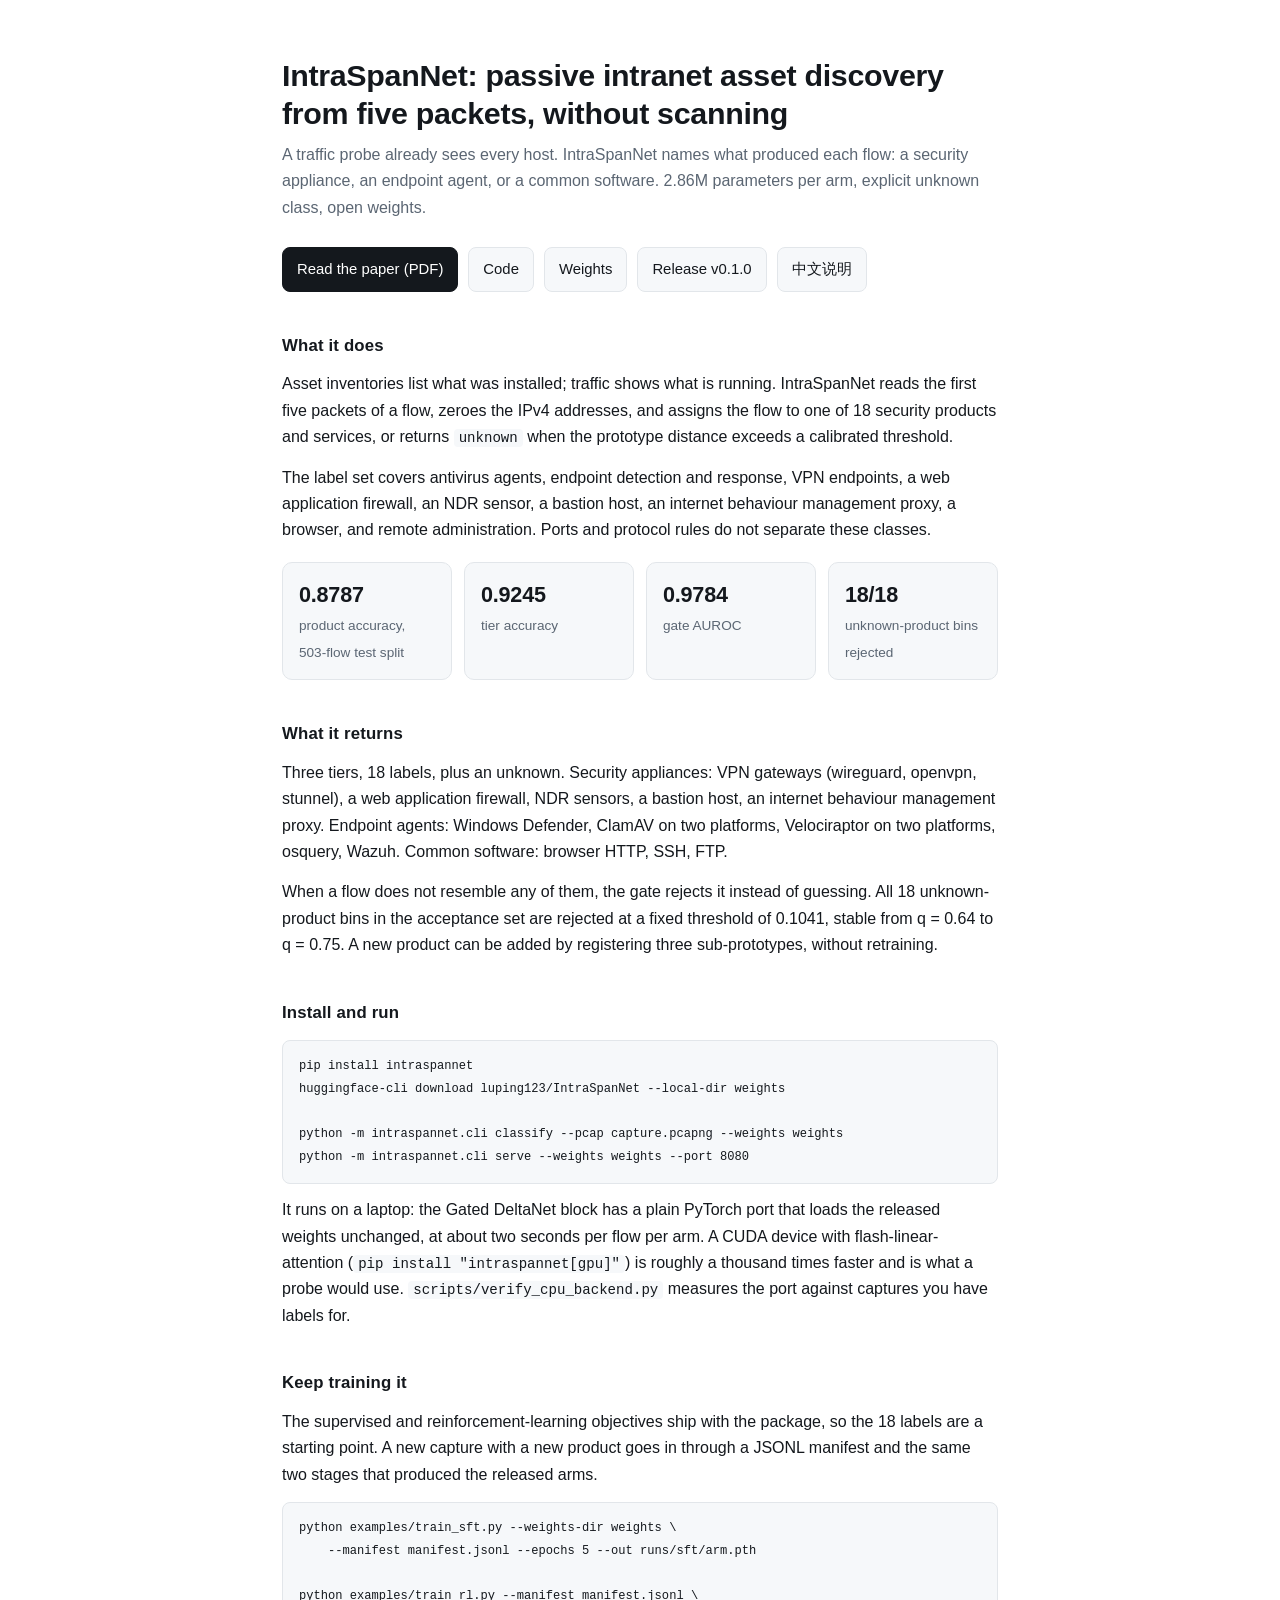
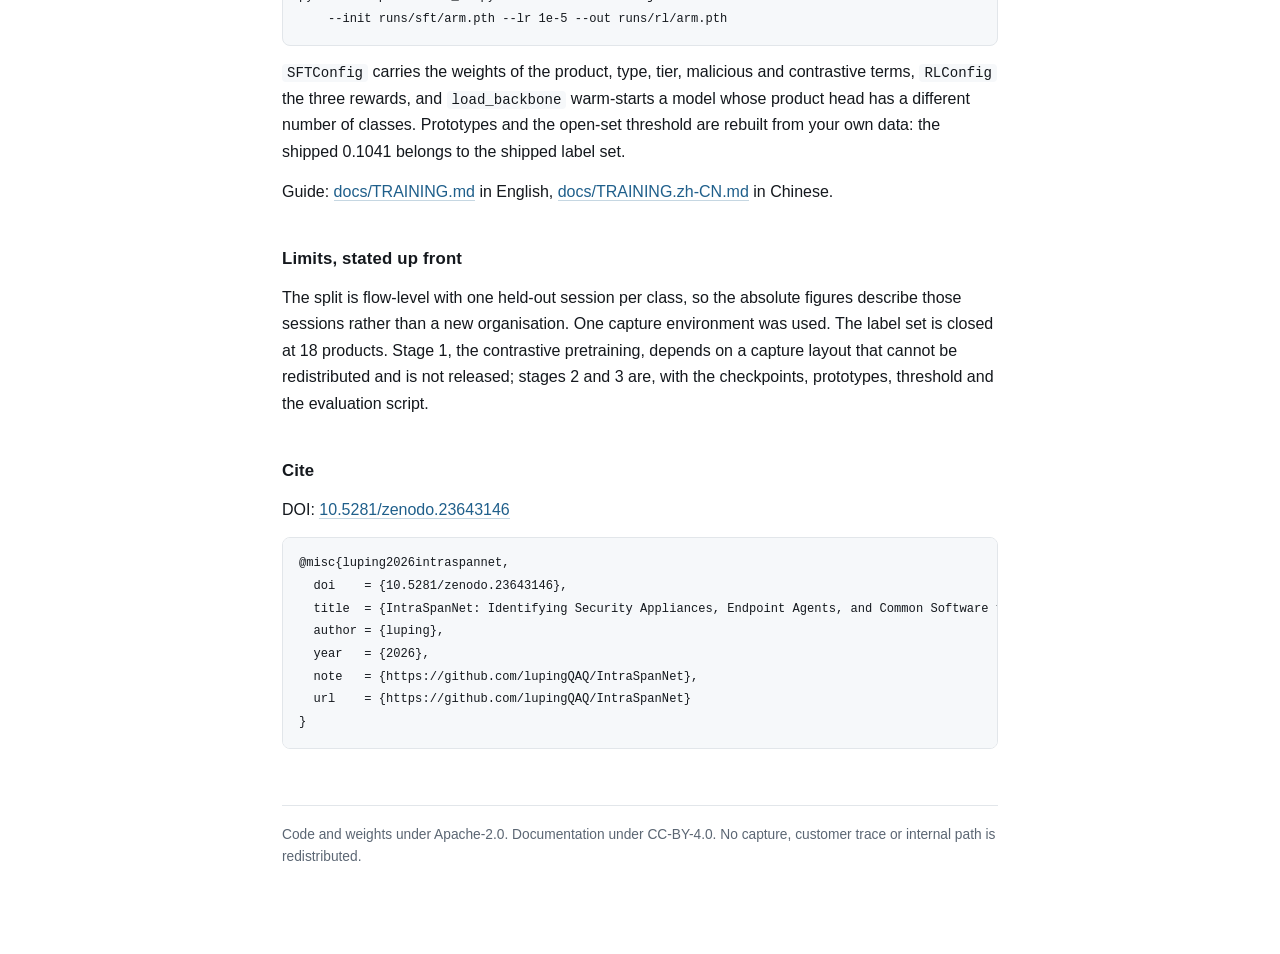
<file: index.html>
<!doctype html>
<html lang="en">
<head>
<meta charset="utf-8">
<meta name="viewport" content="width=device-width, initial-scale=1">
<title>IntraSpanNet - passive intranet asset discovery from five packets, without scanning</title>
<meta name="description" content="IntraSpanNet is an intranet traffic detection model that runs beside a packet probe and identifies 18 security appliances, endpoint agents, and common software products from the first five packets of a flow, without active scanning.">
<meta property="og:title" content="IntraSpanNet - intranet traffic detection for security product identification">
<meta property="og:description" content="Intranet traffic detection model, 2.86M parameters per arm, 0.8787 product accuracy on a 503-flow test split, explicit unknown class. Open weights, Apache-2.0.">
<meta property="og:type" content="article">
<style>
  :root {
    --ink: #14181d;
    --muted: #5b6673;
    --line: #e2e6ea;
    --accent: #1f5f8b;
    --bg: #ffffff;
    --soft: #f6f8fa;
  }
  * { box-sizing: border-box; }
  body {
    margin: 0;
    background: var(--bg);
    color: var(--ink);
    font: 16px/1.65 -apple-system, BlinkMacSystemFont, "Segoe UI", Roboto, "Helvetica Neue", Arial, "Noto Sans", sans-serif;
  }
  .wrap { max-width: 760px; margin: 0 auto; padding: 56px 22px 80px; }
  h1 { font-size: 1.9rem; line-height: 1.25; margin: 0 0 10px; letter-spacing: -0.01em; }
  .sub { color: var(--muted); margin: 0 0 26px; }
  h2 { font-size: 1.05rem; margin: 40px 0 12px; letter-spacing: 0.01em; }
  p { margin: 0 0 14px; }
  a { color: var(--accent); text-decoration: none; border-bottom: 1px solid rgba(31,95,139,.25); }
  a:hover { border-bottom-color: var(--accent); }
  .links { display: flex; flex-wrap: wrap; gap: 10px; margin: 0 0 8px; }
  .btn {
    display: inline-block; padding: 9px 14px; border: 1px solid var(--line);
    border-radius: 8px; background: var(--soft); color: var(--ink); border-bottom: 1px solid var(--line);
    font-size: .93rem;
  }
  .btn.primary { background: var(--ink); color: #fff; border-color: var(--ink); }
  .grid { display: grid; grid-template-columns: repeat(auto-fit, minmax(160px, 1fr)); gap: 12px; margin: 18px 0 6px; }
  .stat { border: 1px solid var(--line); border-radius: 10px; padding: 14px 16px; background: var(--soft); }
  .stat b { display: block; font-size: 1.35rem; font-weight: 600; letter-spacing: -0.01em; }
  .stat span { color: var(--muted); font-size: .85rem; }
  table { width: 100%; border-collapse: collapse; margin: 12px 0 6px; font-size: .92rem; }
  th, td { text-align: left; padding: 7px 8px; border-bottom: 1px solid var(--line); }
  th { color: var(--muted); font-weight: 600; font-size: .82rem; text-transform: uppercase; letter-spacing: .04em; }
  td.num, th.num { text-align: right; font-variant-numeric: tabular-nums; }
  code { font-family: ui-monospace, SFMono-Regular, Menlo, Consolas, monospace; font-size: .88em; background: var(--soft); padding: 1px 5px; border-radius: 4px; }
  pre { background: var(--soft); border: 1px solid var(--line); border-radius: 8px; padding: 14px 16px; overflow-x: auto; font-size: .86rem; }
  pre code { background: none; padding: 0; }
  .note { border-left: 3px solid var(--line); padding: 2px 0 2px 14px; color: var(--muted); font-size: .93rem; }
  footer { margin-top: 56px; padding-top: 18px; border-top: 1px solid var(--line); color: var(--muted); font-size: .86rem; }
</style>
</head>
<body>
<div class="wrap">

  <h1>IntraSpanNet: passive intranet asset discovery from five packets, without scanning</h1>
  <p class="sub">A traffic probe already sees every host. IntraSpanNet names what produced each flow: a security appliance, an endpoint agent, or a common software. 2.86M parameters per arm, explicit unknown class, open weights.</p>

  <div class="links">
    <a class="btn primary" href="https://github.com/lupingQAQ/IntraSpanNet/blob/main/paper/IntraSpanNet.pdf">Read the paper (PDF)</a>
    <a class="btn" href="https://github.com/lupingQAQ/IntraSpanNet">Code</a>
    <a class="btn" href="https://huggingface.co/luping123/IntraSpanNet">Weights</a>
    <a class="btn" href="https://github.com/lupingQAQ/IntraSpanNet/releases/tag/v0.1.0">Release v0.1.0</a>
    <a class="btn" href="https://github.com/lupingQAQ/IntraSpanNet/blob/main/README.zh-CN.md">中文说明</a>
  </div>

  <h2>What it does</h2>
  <p>Asset inventories list what was installed; traffic shows what is running. IntraSpanNet reads the first five packets of a flow, zeroes the IPv4 addresses, and assigns the flow to one of 18 security products and services, or returns <code>unknown</code> when the prototype distance exceeds a calibrated threshold.</p>
  <p>The label set covers antivirus agents, endpoint detection and response, VPN endpoints, a web application firewall, an NDR sensor, a bastion host, an internet behaviour management proxy, a browser, and remote administration. Ports and protocol rules do not separate these classes.</p>

  <div class="grid">
    <div class="stat"><b>0.8787</b><span>product accuracy, 503-flow test split</span></div>
    <div class="stat"><b>0.9245</b><span>tier accuracy</span></div>
    <div class="stat"><b>0.9784</b><span>gate AUROC</span></div>
    <div class="stat"><b>18/18</b><span>unknown-product bins rejected</span></div>
  </div>

  <h2>What it returns</h2>
  <p>Three tiers, 18 labels, plus an unknown. Security appliances: VPN gateways (wireguard, openvpn, stunnel), a web application firewall, NDR sensors, a bastion host, an internet behaviour management proxy. Endpoint agents: Windows Defender, ClamAV on two platforms, Velociraptor on two platforms, osquery, Wazuh. Common software: browser HTTP, SSH, FTP.</p>
  <p>When a flow does not resemble any of them, the gate rejects it instead of guessing. All 18 unknown-product bins in the acceptance set are rejected at a fixed threshold of 0.1041, stable from q = 0.64 to q = 0.75. A new product can be added by registering three sub-prototypes, without retraining.</p>

  <h2>Install and run</h2>
<pre><code>pip install intraspannet
huggingface-cli download luping123/IntraSpanNet --local-dir weights

python -m intraspannet.cli classify --pcap capture.pcapng --weights weights
python -m intraspannet.cli serve --weights weights --port 8080</code></pre>
  <p>It runs on a laptop: the Gated DeltaNet block has a plain PyTorch port that loads the released weights unchanged, at about two seconds per flow per arm. A CUDA device with flash-linear-attention (<code>pip install "intraspannet[gpu]"</code>) is roughly a thousand times faster and is what a probe would use. <code>scripts/verify_cpu_backend.py</code> measures the port against captures you have labels for.</p>

  <h2>Keep training it</h2>
  <p>The supervised and reinforcement-learning objectives ship with the package, so the 18 labels are a starting point. A new capture with a new product goes in through a JSONL manifest and the same two stages that produced the released arms.</p>
<pre><code>python examples/train_sft.py --weights-dir weights \
    --manifest manifest.jsonl --epochs 5 --out runs/sft/arm.pth

python examples/train_rl.py --manifest manifest.jsonl \
    --init runs/sft/arm.pth --lr 1e-5 --out runs/rl/arm.pth</code></pre>
  <p><code>SFTConfig</code> carries the weights of the product, type, tier, malicious and contrastive terms, <code>RLConfig</code> the three rewards, and <code>load_backbone</code> warm-starts a model whose product head has a different number of classes. Prototypes and the open-set threshold are rebuilt from your own data: the shipped 0.1041 belongs to the shipped label set.</p>
  <p>Guide: <a href="https://github.com/lupingQAQ/IntraSpanNet/blob/main/docs/TRAINING.md">docs/TRAINING.md</a> in English, <a href="https://github.com/lupingQAQ/IntraSpanNet/blob/main/docs/TRAINING.zh-CN.md">docs/TRAINING.zh-CN.md</a> in Chinese.</p>

  <h2>Limits, stated up front</h2>
  <p>The split is flow-level with one held-out session per class, so the absolute figures describe those sessions rather than a new organisation. One capture environment was used. The label set is closed at 18 products. Stage 1, the contrastive pretraining, depends on a capture layout that cannot be redistributed and is not released; stages 2 and 3 are, with the checkpoints, prototypes, threshold and the evaluation script.</p>

  <h2>Cite</h2>
  <p>DOI: <a href="https://zenodo.org/records/23643146">10.5281/zenodo.23643146</a></p>
<pre><code>@misc{luping2026intraspannet,
  doi    = {10.5281/zenodo.23643146},
  title  = {IntraSpanNet: Identifying Security Appliances, Endpoint Agents, and Common Software from Five-Packet Intranet Flows without Active Scanning},
  author = {luping},
  year   = {2026},
  note   = {https://github.com/lupingQAQ/IntraSpanNet},
  url    = {https://github.com/lupingQAQ/IntraSpanNet}
}</code></pre>

  <footer>
    Code and weights under Apache-2.0. Documentation under CC-BY-4.0. No capture, customer trace or internal path is redistributed.
  </footer>
</div>
</body>
</html>
</file>
